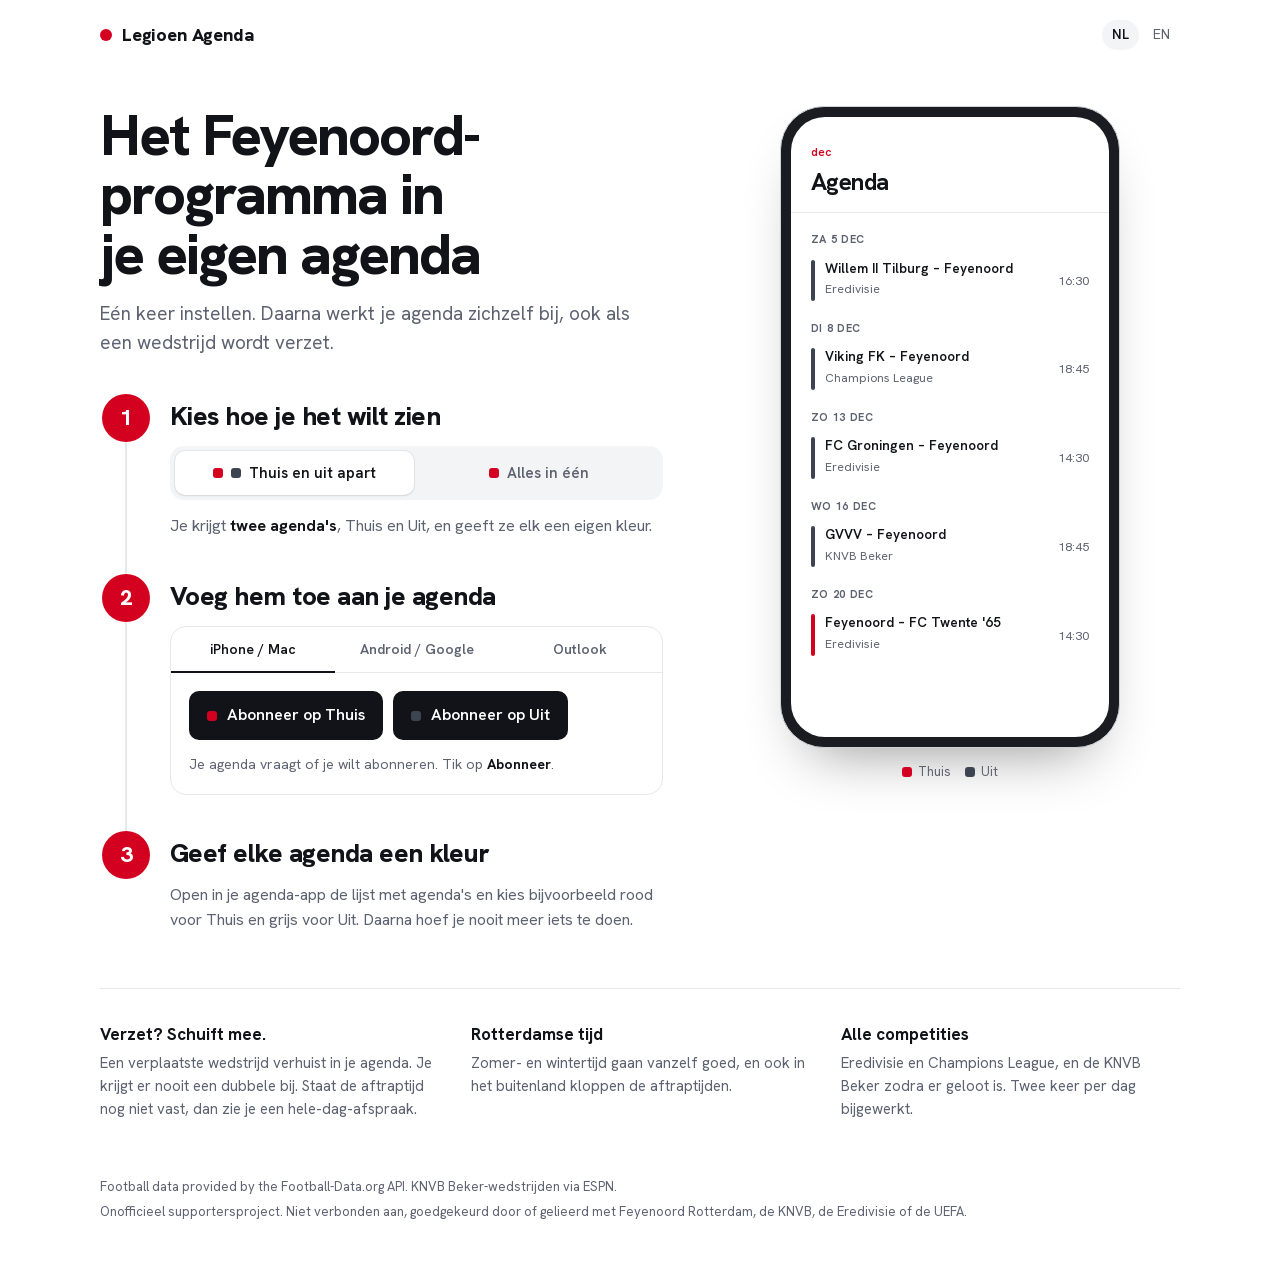
<file: index.html>
<!DOCTYPE html>
<html lang="nl">
<head>
<meta charset="utf-8">
<meta name="viewport" content="width=device-width, initial-scale=1, viewport-fit=cover">
<script>document.documentElement.classList.add('js');</script>
<title>Feyenoord programma in je agenda — gratis en altijd actueel</title>
<meta name="description" content="Zet het complete programma van Feyenoord gratis in je agenda op iPhone, Android of Outlook. Verzette wedstrijden schuiven vanzelf mee.">
<link rel="canonical" href="https://legioenagenda.nl/">
<meta name="theme-color" content="#d4001f">
<link rel="icon" href="assets/favicon.svg" type="image/svg+xml">
<link rel="apple-touch-icon" href="assets/apple-touch-icon.png">
<meta property="og:type" content="website">
<meta property="og:site_name" content="Legioen Agenda">
<meta property="og:title" content="Feyenoord programma in je agenda — gratis en altijd actueel">
<meta property="og:description" content="Zet het complete programma van Feyenoord gratis in je agenda op iPhone, Android of Outlook. Verzette wedstrijden schuiven vanzelf mee.">
<meta property="og:url" content="https://legioenagenda.nl/">
<meta property="og:locale" content="nl_NL">
<meta property="og:locale:alternate" content="en_GB">
<meta property="og:image" content="https://legioenagenda.nl/assets/og/og-nl.png">
<meta property="og:image:width" content="1200">
<meta property="og:image:height" content="630">
<meta property="og:image:alt" content="Legioen Agenda: het Feyenoord-programma in je eigen agenda">
<meta name="twitter:card" content="summary_large_image">
<script type="application/ld+json">
{
  "@context": "https://schema.org",
  "@type": "WebSite",
  "name": "Legioen Agenda",
  "url": "https://legioenagenda.nl/",
  "inLanguage": "nl",
  "description": "Zet het complete programma van Feyenoord gratis in je agenda op iPhone, Android of Outlook. Verzette wedstrijden schuiven vanzelf mee."
}
</script>
<!-- upcoming-data:start -->
<script type="application/ld+json">
{
  "@context": "https://schema.org",
  "@graph": [
    {
      "@type": "SportsEvent",
      "name": "Feyenoord Rotterdam – AFC Ajax",
      "sport": "Football",
      "startDate": "2026-11-29T14:30:00+01:00",
      "eventStatus": "https://schema.org/EventScheduled",
      "homeTeam": {
        "@type": "SportsTeam",
        "name": "Feyenoord Rotterdam"
      },
      "awayTeam": {
        "@type": "SportsTeam",
        "name": "AFC Ajax"
      },
      "description": "Eredivisie",
      "location": {
        "@type": "Place",
        "name": "Stadion Feijenoord (De Kuip)",
        "address": {
          "@type": "PostalAddress",
          "streetAddress": "Van Zandvlietplein 1",
          "postalCode": "3077 AA",
          "addressLocality": "Rotterdam",
          "addressCountry": "NL"
        }
      }
    }
  ]
}
</script>
<!-- upcoming-data:end -->
<link rel="alternate" hreflang="nl" href="https://legioenagenda.nl/">
<link rel="alternate" hreflang="en" href="https://legioenagenda.nl/en/">
<link rel="alternate" hreflang="x-default" href="https://legioenagenda.nl/">
<link rel="preload" href="assets/fonts/hanken-grotesk-latin.woff2" as="font" type="font/woff2" crossorigin>
<link rel="stylesheet" href="assets/site.css">
</head>
<body data-feed-base="./">
<div class="wrap">
  <div class="top">
    <a class="brand" href="./">Legioen Agenda</a>
    <nav class="lang" aria-label="Taal / Language">
      <span aria-current="true">NL</span>
      <a href="en/" hreflang="en" lang="en">EN</a>
    </nav>
  </div>

  <main class="hero">
    <div>
      <div class="intro">
        <h1>Het Feyenoord-programma in je eigen agenda</h1>
        <p class="lede">Eén keer instellen. Daarna werkt je agenda zichzelf bij, ook als een wedstrijd wordt verzet.</p>
      </div>

      <ol class="steps">
        <li class="step">
          <div class="step-number" aria-hidden="true"></div>
          <div class="step-body">
            <h2>Kies hoe je het wilt zien</h2>
            <div class="choice js-only" role="group" aria-label="Kleuren">
              <button type="button" data-option="two"><i class="swatch home"></i><i class="swatch away"></i>Thuis en uit apart</button>
              <button type="button" data-option="one"><i class="swatch all"></i>Alles in één</button>
            </div>
            <p data-result="two"><b class="no-js-only">Thuis en uit apart:</b> Je krijgt <strong>twee agenda's</strong>, Thuis en Uit, en geeft ze elk een eigen kleur.</p>
            <p data-result="one" data-start-hidden><b class="no-js-only">Alles in één:</b> Je krijgt <strong>één agenda</strong> met elke wedstrijd. Neem er dan niet ook Thuis of Uit bij, anders staat alles dubbel.</p>
          </div>
        </li>

        <li class="step">
          <div class="step-number" aria-hidden="true"></div>
          <div class="step-body">
            <h2>Voeg hem toe aan je agenda</h2>
            <div class="device">
              <div class="tabs js-only" role="tablist" aria-label="Agenda-app">
                <button type="button" role="tab" data-tab="apple">iPhone / Mac</button>
                <button type="button" role="tab" data-tab="google">Android / Google</button>
                <button type="button" role="tab" data-tab="outlook">Outlook</button>
              </div>

              <div class="panel" data-panel="apple">
                <h3 class="panel-title no-js-only">iPhone / Mac</h3>
                <div class="subscribe" data-result="two">
                  <a data-feed="feyenoord-home.ics" href="webcal://legioenagenda.nl/feyenoord-home.ics"><i class="swatch home"></i>Abonneer op Thuis</a>
                  <a data-feed="feyenoord-away.ics" href="webcal://legioenagenda.nl/feyenoord-away.ics"><i class="swatch away"></i>Abonneer op Uit</a>
                </div>
                <div class="subscribe" data-result="one" data-start-hidden>
                  <a data-feed="feyenoord-all.ics" href="webcal://legioenagenda.nl/feyenoord-all.ics"><i class="swatch all"></i>Abonneer op Alles</a>
                </div>
                <p class="note">Je agenda vraagt of je wilt abonneren. Tik op <strong>Abonneer</strong>.</p>
              </div>

              <div class="panel" data-panel="google" data-start-hidden>
                <h3 class="panel-title no-js-only">Android / Google</h3>
                <ol>
                  <li>Kopieer de link hieronder.</li>
                  <li>Open <strong>calendar.google.com</strong> op een computer. In de app op je telefoon kan dit niet.</li>
                  <li>Kies <strong>Andere agenda's → + → Via URL</strong> en plak de link.</li>
                </ol>
                <div class="copy" data-result="two">
                  <span class="copy-name"><i class="swatch home"></i>Thuis</span><code data-feed="feyenoord-home.ics">https://legioenagenda.nl/feyenoord-home.ics</code><button type="button" class="js-only" data-feed="feyenoord-home.ics" data-copy="https://legioenagenda.nl/feyenoord-home.ics">Kopieer</button>
                  <span class="copy-name"><i class="swatch away"></i>Uit</span><code data-feed="feyenoord-away.ics">https://legioenagenda.nl/feyenoord-away.ics</code><button type="button" class="js-only" data-feed="feyenoord-away.ics" data-copy="https://legioenagenda.nl/feyenoord-away.ics">Kopieer</button>
                </div>
                <div class="copy" data-result="one" data-start-hidden>
                  <span class="copy-name"><i class="swatch all"></i>Alles</span><code data-feed="feyenoord-all.ics">https://legioenagenda.nl/feyenoord-all.ics</code><button type="button" class="js-only" data-feed="feyenoord-all.ics" data-copy="https://legioenagenda.nl/feyenoord-all.ics">Kopieer</button>
                </div>
                <p class="note">Google ververst om de 8 tot 24 uur. Daarna staat alles ook op je Android-telefoon.</p>
              </div>

              <div class="panel" data-panel="outlook" data-start-hidden>
                <h3 class="panel-title no-js-only">Outlook</h3>
                <ol>
                  <li>Kopieer de link hieronder.</li>
                  <li>Kies <strong>Agenda toevoegen → Abonneren via internet</strong>.</li>
                  <li>Plak de link, geef hem een naam en klik op <strong>Importeren</strong>.</li>
                </ol>
                <div class="copy" data-result="two">
                  <span class="copy-name"><i class="swatch home"></i>Thuis</span><code data-feed="feyenoord-home.ics">https://legioenagenda.nl/feyenoord-home.ics</code><button type="button" class="js-only" data-feed="feyenoord-home.ics" data-copy="https://legioenagenda.nl/feyenoord-home.ics">Kopieer</button>
                  <span class="copy-name"><i class="swatch away"></i>Uit</span><code data-feed="feyenoord-away.ics">https://legioenagenda.nl/feyenoord-away.ics</code><button type="button" class="js-only" data-feed="feyenoord-away.ics" data-copy="https://legioenagenda.nl/feyenoord-away.ics">Kopieer</button>
                </div>
                <div class="copy" data-result="one" data-start-hidden>
                  <span class="copy-name"><i class="swatch all"></i>Alles</span><code data-feed="feyenoord-all.ics">https://legioenagenda.nl/feyenoord-all.ics</code><button type="button" class="js-only" data-feed="feyenoord-all.ics" data-copy="https://legioenagenda.nl/feyenoord-all.ics">Kopieer</button>
                </div>
              </div>
            </div>
          </div>
        </li>

        <li class="step">
          <div class="step-number" aria-hidden="true"></div>
          <div class="step-body">
            <h2 data-result="two">Geef elke agenda een kleur</h2>
            <p data-result="two">Open in je agenda-app de lijst met agenda's en kies bijvoorbeeld rood voor Thuis en grijs voor Uit. Daarna hoef je nooit meer iets te doen.</p>
            <h2 class="js-only" data-result="one" data-start-hidden>Klaar</h2>
            <p class="js-only" data-result="one" data-start-hidden>Je hoeft nooit meer iets te doen. Nieuwe en verzette wedstrijden komen er vanzelf in.</p>
          </div>
        </li>
      </ol>
    </div>

    <aside class="preview" aria-label="Voorbeeld van je agenda">
      <div class="phone" data-view="two">
        <div class="screen">
          <div class="screen-head"><small data-range><!-- upcoming-range:start -->nov – dec<!-- upcoming-range:end --></small><strong>Agenda</strong></div>
          <div class="events" data-events><!-- upcoming:start -->
            <div class="day">zo 29 nov</div>
            <div class="event home"><i class="bar"></i><div><b>Feyenoord – AFC Ajax</b><span>Eredivisie</span></div><time>14:30</time></div>
            <div class="day">za 5 dec</div>
            <div class="event away"><i class="bar"></i><div><b>Willem II Tilburg – Feyenoord</b><span>Eredivisie</span></div><time>16:30</time></div>
            <div class="day">di 8 dec</div>
            <div class="event away"><i class="bar"></i><div><b>Viking FK – Feyenoord</b><span>Champions League</span></div><time>18:45</time></div>
            <div class="day">zo 13 dec</div>
            <div class="event away"><i class="bar"></i><div><b>FC Groningen – Feyenoord</b><span>Eredivisie</span></div><time>14:30</time></div>
            <div class="day">wo 16 dec</div>
            <div class="event away"><i class="bar"></i><div><b>GVVV – Feyenoord</b><span>KNVB Beker</span></div><time>18:45</time></div>
          <!-- upcoming:end --></div>
        </div>
      </div>
      <div class="legend" data-result="two"><span><i class="swatch home"></i>Thuis</span><span><i class="swatch away"></i>Uit</span></div>
      <div class="legend js-only" data-result="one" data-start-hidden><span><i class="swatch all"></i>Alle wedstrijden</span></div>
    </aside>
  </main>

  <section class="facts" aria-label="Goed om te weten">
    <div><h3>Verzet? Schuift mee.</h3><p>Een verplaatste wedstrijd verhuist in je agenda. Je krijgt er nooit een dubbele bij. Staat de aftraptijd nog niet vast, dan zie je een hele-dag-afspraak.</p></div>
    <div><h3>Rotterdamse tijd</h3><p>Zomer- en wintertijd gaan vanzelf goed, en ook in het buitenland kloppen de aftraptijden.</p></div>
    <div><h3>Alle competities</h3><p>Eredivisie en Champions League, en de KNVB Beker zodra er geloot is. Twee keer per dag bijgewerkt.</p></div>
  </section>

  <footer>
    <p>Football data provided by the Football-Data.org API. KNVB Beker-wedstrijden via ESPN.</p>
    <p>Onofficieel supportersproject. Niet verbonden aan, goedgekeurd door of gelieerd met Feyenoord Rotterdam, de KNVB, de Eredivisie of de UEFA.</p>
  </footer>
</div>
<script src="assets/site.js"></script>
</body>
</html>
</file>
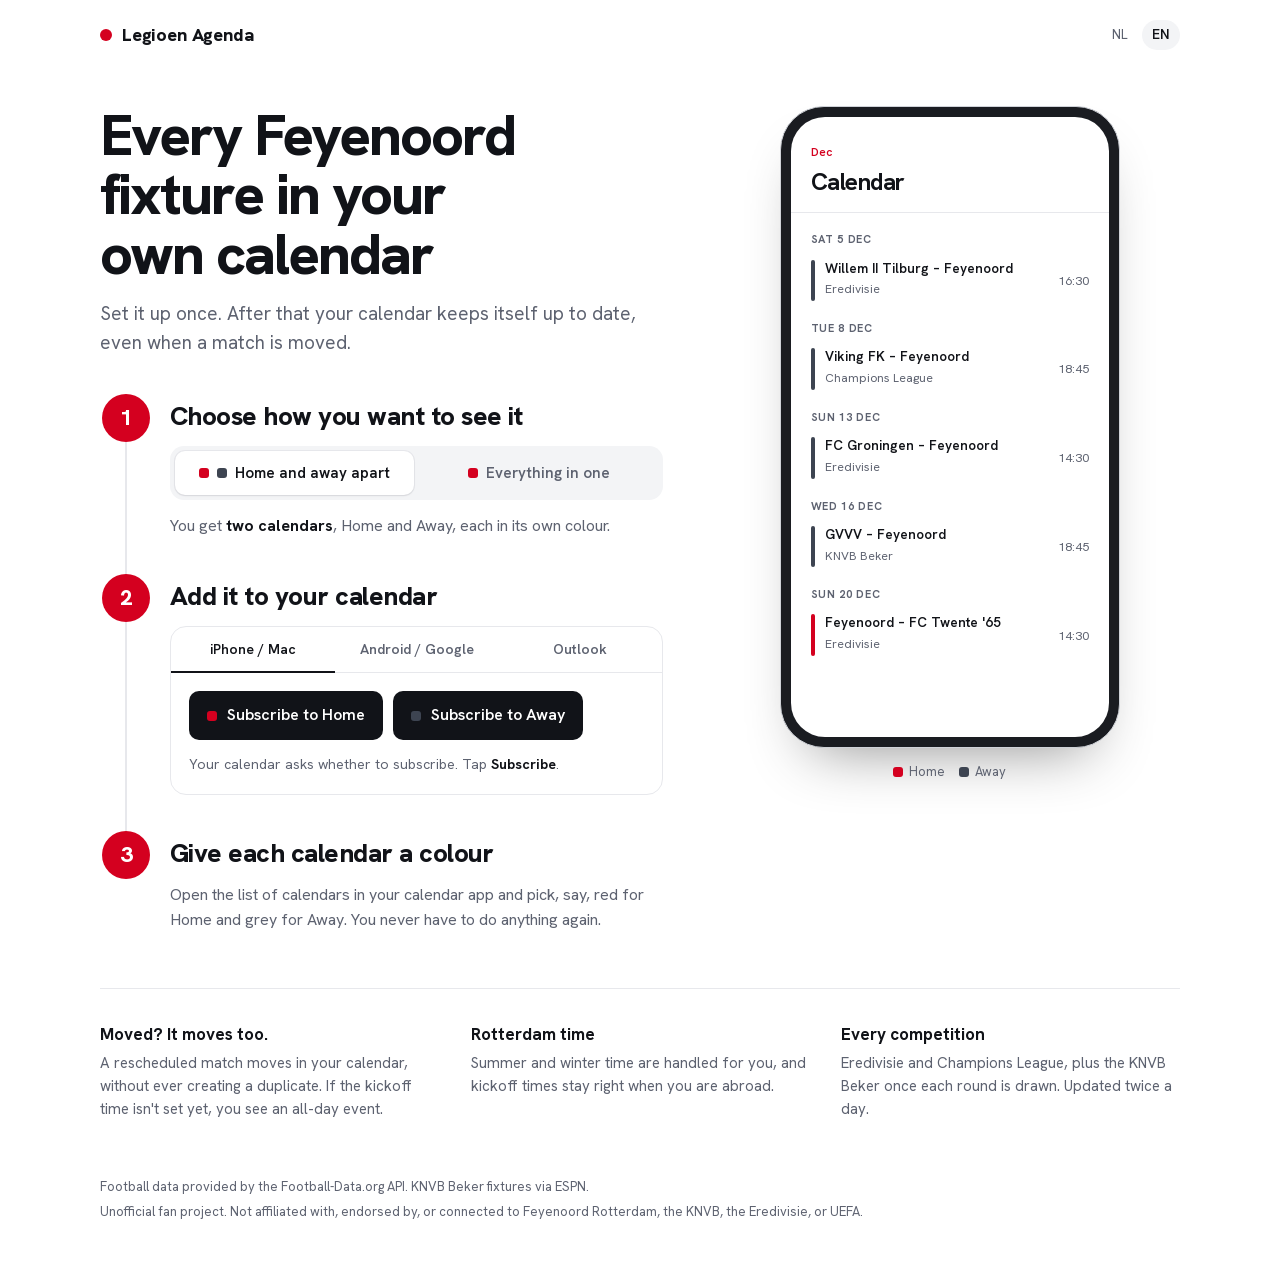
<file: en/index.html>
<!DOCTYPE html>
<html lang="en">
<head>
<meta charset="utf-8">
<meta name="viewport" content="width=device-width, initial-scale=1, viewport-fit=cover">
<script>document.documentElement.classList.add('js');</script>
<title>Feyenoord fixtures in your calendar — free and always up to date</title>
<meta name="description" content="Add every Feyenoord fixture to your calendar on iPhone, Android or Outlook, for free. Rescheduled matches move with it automatically.">
<link rel="canonical" href="https://legioenagenda.nl/en/">
<meta name="theme-color" content="#d4001f">
<link rel="icon" href="../assets/favicon.svg" type="image/svg+xml">
<link rel="apple-touch-icon" href="../assets/apple-touch-icon.png">
<meta property="og:type" content="website">
<meta property="og:site_name" content="Legioen Agenda">
<meta property="og:title" content="Feyenoord fixtures in your calendar — free and always up to date">
<meta property="og:description" content="Add every Feyenoord fixture to your calendar on iPhone, Android or Outlook, for free. Rescheduled matches move with it automatically.">
<meta property="og:url" content="https://legioenagenda.nl/en/">
<meta property="og:locale" content="en_GB">
<meta property="og:locale:alternate" content="nl_NL">
<meta property="og:image" content="https://legioenagenda.nl/assets/og/og-en.png">
<meta property="og:image:width" content="1200">
<meta property="og:image:height" content="630">
<meta property="og:image:alt" content="Legioen Agenda: every Feyenoord fixture in your own calendar">
<meta name="twitter:card" content="summary_large_image">
<script type="application/ld+json">
{
  "@context": "https://schema.org",
  "@type": "WebSite",
  "name": "Legioen Agenda",
  "url": "https://legioenagenda.nl/",
  "inLanguage": "en",
  "description": "Add every Feyenoord fixture to your calendar on iPhone, Android or Outlook, for free. Rescheduled matches move with it automatically."
}
</script>
<!-- upcoming-data:start -->
<script type="application/ld+json">
{
  "@context": "https://schema.org",
  "@graph": [
    {
      "@type": "SportsEvent",
      "name": "Feyenoord Rotterdam – AFC Ajax",
      "sport": "Football",
      "startDate": "2026-11-29T14:30:00+01:00",
      "eventStatus": "https://schema.org/EventScheduled",
      "homeTeam": {
        "@type": "SportsTeam",
        "name": "Feyenoord Rotterdam"
      },
      "awayTeam": {
        "@type": "SportsTeam",
        "name": "AFC Ajax"
      },
      "description": "Eredivisie",
      "location": {
        "@type": "Place",
        "name": "Stadion Feijenoord (De Kuip)",
        "address": {
          "@type": "PostalAddress",
          "streetAddress": "Van Zandvlietplein 1",
          "postalCode": "3077 AA",
          "addressLocality": "Rotterdam",
          "addressCountry": "NL"
        }
      }
    }
  ]
}
</script>
<!-- upcoming-data:end -->
<link rel="alternate" hreflang="nl" href="https://legioenagenda.nl/">
<link rel="alternate" hreflang="en" href="https://legioenagenda.nl/en/">
<link rel="alternate" hreflang="x-default" href="https://legioenagenda.nl/">
<link rel="preload" href="../assets/fonts/hanken-grotesk-latin.woff2" as="font" type="font/woff2" crossorigin>
<link rel="stylesheet" href="../assets/site.css">
</head>
<body data-feed-base="../">
<div class="wrap">
  <div class="top">
    <a class="brand" href="../">Legioen Agenda</a>
    <nav class="lang" aria-label="Taal / Language">
      <a href="../" hreflang="nl" lang="nl">NL</a>
      <span aria-current="true">EN</span>
    </nav>
  </div>

  <main class="hero">
    <div>
      <div class="intro">
        <h1>Every Feyenoord fixture in your own calendar</h1>
        <p class="lede">Set it up once. After that your calendar keeps itself up to date, even when a match is moved.</p>
      </div>

      <ol class="steps">
        <li class="step">
          <div class="step-number" aria-hidden="true"></div>
          <div class="step-body">
            <h2>Choose how you want to see it</h2>
            <div class="choice js-only" role="group" aria-label="Colours">
              <button type="button" data-option="two"><i class="swatch home"></i><i class="swatch away"></i>Home and away apart</button>
              <button type="button" data-option="one"><i class="swatch all"></i>Everything in one</button>
            </div>
            <p data-result="two"><b class="no-js-only">Home and away apart:</b> You get <strong>two calendars</strong>, Home and Away, each in its own colour.</p>
            <p data-result="one" data-start-hidden><b class="no-js-only">Everything in one:</b> You get <strong>one calendar</strong> with every match. Don't add Home or Away as well, or every match shows up twice.</p>
          </div>
        </li>

        <li class="step">
          <div class="step-number" aria-hidden="true"></div>
          <div class="step-body">
            <h2>Add it to your calendar</h2>
            <div class="device">
              <div class="tabs js-only" role="tablist" aria-label="Calendar app">
                <button type="button" role="tab" data-tab="apple">iPhone / Mac</button>
                <button type="button" role="tab" data-tab="google">Android / Google</button>
                <button type="button" role="tab" data-tab="outlook">Outlook</button>
              </div>

              <div class="panel" data-panel="apple">
                <h3 class="panel-title no-js-only">iPhone / Mac</h3>
                <div class="subscribe" data-result="two">
                  <a data-feed="feyenoord-home.ics" href="webcal://legioenagenda.nl/feyenoord-home.ics"><i class="swatch home"></i>Subscribe to Home</a>
                  <a data-feed="feyenoord-away.ics" href="webcal://legioenagenda.nl/feyenoord-away.ics"><i class="swatch away"></i>Subscribe to Away</a>
                </div>
                <div class="subscribe" data-result="one" data-start-hidden>
                  <a data-feed="feyenoord-all.ics" href="webcal://legioenagenda.nl/feyenoord-all.ics"><i class="swatch all"></i>Subscribe to All</a>
                </div>
                <p class="note">Your calendar asks whether to subscribe. Tap <strong>Subscribe</strong>.</p>
              </div>

              <div class="panel" data-panel="google" data-start-hidden>
                <h3 class="panel-title no-js-only">Android / Google</h3>
                <ol>
                  <li>Copy the link below.</li>
                  <li>Open <strong>calendar.google.com</strong> on a computer. The phone app can't do this.</li>
                  <li>Choose <strong>Other calendars → + → From URL</strong> and paste the link.</li>
                </ol>
                <div class="copy" data-result="two">
                  <span class="copy-name"><i class="swatch home"></i>Home</span><code data-feed="feyenoord-home.ics">https://legioenagenda.nl/feyenoord-home.ics</code><button type="button" class="js-only" data-feed="feyenoord-home.ics" data-copy="https://legioenagenda.nl/feyenoord-home.ics">Copy</button>
                  <span class="copy-name"><i class="swatch away"></i>Away</span><code data-feed="feyenoord-away.ics">https://legioenagenda.nl/feyenoord-away.ics</code><button type="button" class="js-only" data-feed="feyenoord-away.ics" data-copy="https://legioenagenda.nl/feyenoord-away.ics">Copy</button>
                </div>
                <div class="copy" data-result="one" data-start-hidden>
                  <span class="copy-name"><i class="swatch all"></i>All</span><code data-feed="feyenoord-all.ics">https://legioenagenda.nl/feyenoord-all.ics</code><button type="button" class="js-only" data-feed="feyenoord-all.ics" data-copy="https://legioenagenda.nl/feyenoord-all.ics">Copy</button>
                </div>
                <p class="note">Google refreshes every 8 to 24 hours. After that it shows up on your Android phone too.</p>
              </div>

              <div class="panel" data-panel="outlook" data-start-hidden>
                <h3 class="panel-title no-js-only">Outlook</h3>
                <ol>
                  <li>Copy the link below.</li>
                  <li>Choose <strong>Add calendar → Subscribe from web</strong>.</li>
                  <li>Paste the link, give it a name and click <strong>Import</strong>.</li>
                </ol>
                <div class="copy" data-result="two">
                  <span class="copy-name"><i class="swatch home"></i>Home</span><code data-feed="feyenoord-home.ics">https://legioenagenda.nl/feyenoord-home.ics</code><button type="button" class="js-only" data-feed="feyenoord-home.ics" data-copy="https://legioenagenda.nl/feyenoord-home.ics">Copy</button>
                  <span class="copy-name"><i class="swatch away"></i>Away</span><code data-feed="feyenoord-away.ics">https://legioenagenda.nl/feyenoord-away.ics</code><button type="button" class="js-only" data-feed="feyenoord-away.ics" data-copy="https://legioenagenda.nl/feyenoord-away.ics">Copy</button>
                </div>
                <div class="copy" data-result="one" data-start-hidden>
                  <span class="copy-name"><i class="swatch all"></i>All</span><code data-feed="feyenoord-all.ics">https://legioenagenda.nl/feyenoord-all.ics</code><button type="button" class="js-only" data-feed="feyenoord-all.ics" data-copy="https://legioenagenda.nl/feyenoord-all.ics">Copy</button>
                </div>
              </div>
            </div>
          </div>
        </li>

        <li class="step">
          <div class="step-number" aria-hidden="true"></div>
          <div class="step-body">
            <h2 data-result="two">Give each calendar a colour</h2>
            <p data-result="two">Open the list of calendars in your calendar app and pick, say, red for Home and grey for Away. You never have to do anything again.</p>
            <h2 class="js-only" data-result="one" data-start-hidden>Done</h2>
            <p class="js-only" data-result="one" data-start-hidden>You never have to do anything again. New and rescheduled matches appear by themselves.</p>
          </div>
        </li>
      </ol>
    </div>

    <aside class="preview" aria-label="Preview of your calendar">
      <div class="phone" data-view="two">
        <div class="screen">
          <div class="screen-head"><small data-range><!-- upcoming-range:start -->Nov – Dec<!-- upcoming-range:end --></small><strong>Calendar</strong></div>
          <div class="events" data-events><!-- upcoming:start -->
            <div class="day">Sun 29 Nov</div>
            <div class="event home"><i class="bar"></i><div><b>Feyenoord – AFC Ajax</b><span>Eredivisie</span></div><time>14:30</time></div>
            <div class="day">Sat 5 Dec</div>
            <div class="event away"><i class="bar"></i><div><b>Willem II Tilburg – Feyenoord</b><span>Eredivisie</span></div><time>16:30</time></div>
            <div class="day">Tue 8 Dec</div>
            <div class="event away"><i class="bar"></i><div><b>Viking FK – Feyenoord</b><span>Champions League</span></div><time>18:45</time></div>
            <div class="day">Sun 13 Dec</div>
            <div class="event away"><i class="bar"></i><div><b>FC Groningen – Feyenoord</b><span>Eredivisie</span></div><time>14:30</time></div>
            <div class="day">Wed 16 Dec</div>
            <div class="event away"><i class="bar"></i><div><b>GVVV – Feyenoord</b><span>KNVB Beker</span></div><time>18:45</time></div>
          <!-- upcoming:end --></div>
        </div>
      </div>
      <div class="legend" data-result="two"><span><i class="swatch home"></i>Home</span><span><i class="swatch away"></i>Away</span></div>
      <div class="legend js-only" data-result="one" data-start-hidden><span><i class="swatch all"></i>All matches</span></div>
    </aside>
  </main>

  <section class="facts" aria-label="Good to know">
    <div><h3>Moved? It moves too.</h3><p>A rescheduled match moves in your calendar, without ever creating a duplicate. If the kickoff time isn't set yet, you see an all-day event.</p></div>
    <div><h3>Rotterdam time</h3><p>Summer and winter time are handled for you, and kickoff times stay right when you are abroad.</p></div>
    <div><h3>Every competition</h3><p>Eredivisie and Champions League, plus the KNVB Beker once each round is drawn. Updated twice a day.</p></div>
  </section>

  <footer>
    <p>Football data provided by the Football-Data.org API. KNVB Beker fixtures via ESPN.</p>
    <p>Unofficial fan project. Not affiliated with, endorsed by, or connected to Feyenoord Rotterdam, the KNVB, the Eredivisie, or UEFA.</p>
  </footer>
</div>
<script src="../assets/site.js"></script>
</body>
</html>
</file>
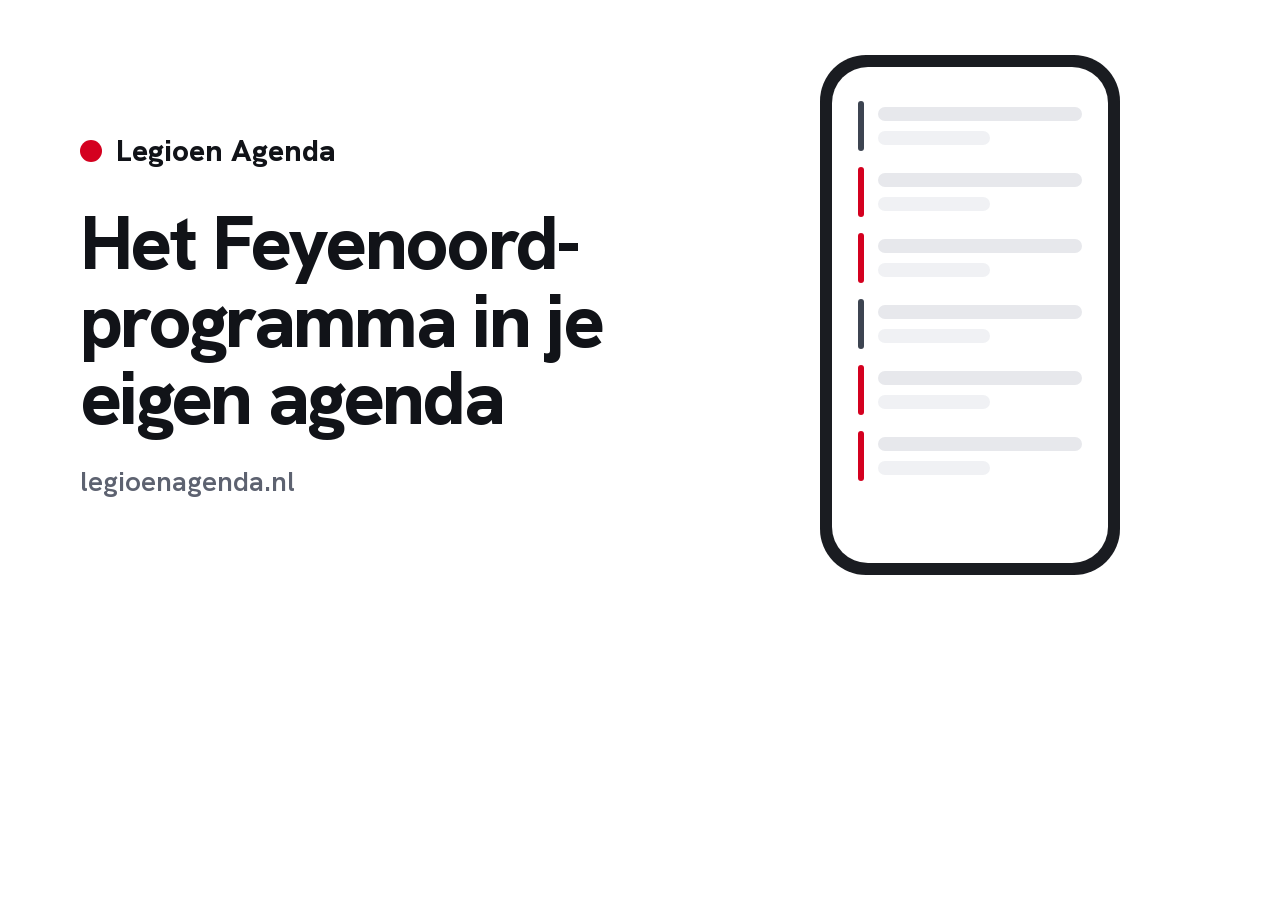
<file: assets/og/og-image.html>
<!DOCTYPE html>
<!--
  Source of the share images (og-nl.png, og-en.png) and the Apple touch icon.
  Rendered at 1200x630 with headless Chrome; see "The landing page" in CLAUDE.md.
  Add ?en for the English text, or ?icon for the Apple touch icon (centre-crop to
  630x630, then scale to 180x180).
-->
<html>
<head>
<meta charset="utf-8">
<style>
  @font-face { font-family: "Hanken Grotesk"; font-weight: 400 800; src: url("../fonts/hanken-grotesk-latin.woff2") format("woff2"); }
  * { box-sizing: border-box; }
  html, body { margin: 0; width: 1200px; height: 630px; background: #ffffff; color: #111318; font-family: "Hanken Grotesk", Arial, sans-serif; overflow: hidden; }
  .card { width: 1200px; height: 630px; display: grid; grid-template-columns: 1fr 300px; gap: 96px; align-items: center; padding: 0 80px; }
  .brand { display: flex; align-items: center; gap: 14px; font-size: 30px; font-weight: 800; }
  .brand::before { content: ""; width: 22px; height: 22px; border-radius: 50%; background: #d4001f; }
  h1 { margin: 34px 0 26px; font-size: 76px; line-height: 1.02; letter-spacing: -.035em; font-weight: 800; }
  .domain { font-size: 28px; color: #5d6270; font-weight: 600; }
  .phone { height: 520px; border-radius: 46px; padding: 12px; background: #1a1c21; }
  .screen { height: 100%; border-radius: 36px; background: #fff; padding: 34px 26px; display: grid; gap: 16px; align-content: start; }
  .row { display: grid; grid-template-columns: 6px 1fr; gap: 14px; align-items: center; }
  .row i { height: 50px; border-radius: 3px; background: #d4001f; }
  .row.away i { background: #3d4451; }
  .row b { display: block; height: 14px; border-radius: 7px; background: #e7e8ec; }
  .row b + b { width: 55%; margin-top: 10px; background: #f0f1f4; }
  /* Icon mode draws a 630px square in the middle; it is centre-cropped and scaled to 180px. */
  .icon { width: 630px; height: 630px; margin: 0 auto; display: grid; place-items: center; background: #d4001f; }
  .icon svg { width: 420px; height: 420px; }
</style>
</head>
<body>
<div class="card" id="card">
  <div>
    <div class="brand">Legioen Agenda</div>
    <h1 id="title">Het Feyenoord-programma in je eigen agenda</h1>
    <div class="domain">legioenagenda.nl</div>
  </div>
  <div class="phone"><div class="screen">
    <div class="row away"><i></i><div><b></b><b></b></div></div>
    <div class="row"><i></i><div><b></b><b></b></div></div>
    <div class="row"><i></i><div><b></b><b></b></div></div>
    <div class="row away"><i></i><div><b></b><b></b></div></div>
    <div class="row"><i></i><div><b></b><b></b></div></div>
    <div class="row"><i></i><div><b></b><b></b></div></div>
  </div></div>
</div>
<script>
  if (location.search.indexOf('en') !== -1) {
    document.documentElement.lang = 'en';
    document.getElementById('title').textContent = 'Every Feyenoord fixture in your own calendar';
  }
  if (location.search.indexOf('icon') !== -1) {
    document.body.innerHTML = '<div class="icon"><svg viewBox="10 8 44 45"><rect x="14" y="17" width="36" height="33" rx="5" fill="none" stroke="#fff" stroke-width="5"/><path d="M14 28h36M24 11v10M40 11v10" stroke="#fff" stroke-width="5" stroke-linecap="round"/></svg></div>';
  }
</script>
</body>
</html>
</file>
<file: assets/site.css>
/* Landing page. Split layout: numbered steps on the left, a phone on the right
   that previews the calendar in whichever colour scheme the visitor picks. */

@font-face {
  font-family: "Hanken Grotesk";
  font-style: normal;
  font-weight: 400 800;
  font-display: swap;
  src: url("fonts/hanken-grotesk-latin.woff2") format("woff2");
}

:root {
  --bg: #ffffff;
  --surface: #ffffff;
  --sunk: #f3f4f6;
  --fg: #111318;
  --muted: #5d6270;
  --line: #e7e8ec;
  --line-strong: #cfd2d8;
  --home: #d4001f;
  --away: #3d4451;
  --action: #111318;
  --on-action: #ffffff;
  --step: #d4001f;
  --on-step: #ffffff;
  --body: "Hanken Grotesk", "Helvetica Neue", Arial, sans-serif;
  color-scheme: light;
}

@media (prefers-color-scheme: dark) {
  :root {
    --bg: #0f1013;
    --surface: #16181d;
    --sunk: #1d2026;
    --fg: #f1f2f4;
    --muted: #9a9fab;
    --line: #262931;
    --line-strong: #3a3e48;
    --home: #ff3b52;
    --away: #8f97a6;
    --action: #f1f2f4;
    --on-action: #0f1013;
    --step: #e8112f;
    color-scheme: dark;
  }
}

* { box-sizing: border-box; }
html, body { background: var(--bg); }
body { margin: 0; color: var(--fg); font: 16px/1.55 var(--body); -webkit-font-smoothing: antialiased; }
a { color: inherit; }
:focus-visible { outline: 2px solid var(--home); outline-offset: 3px; border-radius: 4px; }
h1, h2, h3 { text-wrap: balance; overflow-wrap: break-word; hyphens: auto; }
[hidden] { display: none !important; }

/* Without JavaScript every option shows at once and the controls that need a
   script are left out. The inline script in <head> sets .js before first paint. */
.js .no-js-only, .js [data-start-hidden] { display: none; }
html:not(.js) .js-only { display: none !important; }

.wrap {
  max-width: 1120px;
  margin: 0 auto;
  padding: 20px max(20px, env(safe-area-inset-right)) 48px max(20px, env(safe-area-inset-left));
  display: grid;
  gap: 56px;
}

/* Top bar */
.top { display: flex; justify-content: space-between; align-items: center; gap: 12px; }
.brand { font-weight: 800; font-size: 18px; letter-spacing: -.01em; display: flex; align-items: center; gap: 10px; text-decoration: none; }
.brand::before { content: ""; width: 12px; height: 12px; border-radius: 50%; background: var(--home); }
.lang { display: flex; gap: 4px; font-size: 14px; }
.lang a, .lang span { padding: 4px 10px; border-radius: 999px; text-decoration: none; color: var(--muted); }
.lang [aria-current] { background: var(--sunk); color: var(--fg); font-weight: 600; }

/* Hero: steps left, phone right */
.hero { display: grid; grid-template-columns: minmax(0, 1.1fr) minmax(0, .9fr); gap: 56px; align-items: start; }
.intro { display: grid; gap: 14px; margin-bottom: 36px; }
h1 { font-size: clamp(36px, 5.4vw, 58px); line-height: 1.03; letter-spacing: -.035em; font-weight: 800; margin: 0; }
.lede { margin: 0; font-size: 19px; color: var(--muted); max-width: 30em; }

/* Numbered steps */
.steps { list-style: none; margin: 0; padding: 0; display: grid; gap: 0; counter-reset: step; }
.step { display: grid; grid-template-columns: 52px minmax(0, 1fr); column-gap: 18px; counter-increment: step; }
.step-number { position: relative; display: flex; justify-content: center; }
.step-number::before {
  content: counter(step);
  width: 48px; height: 48px; border-radius: 50%;
  display: grid; place-items: center;
  background: var(--step); color: var(--on-step);
  font-size: 22px; font-weight: 800;
  position: relative; z-index: 1;
}
.step-number::after { content: ""; position: absolute; top: 48px; bottom: 0; width: 2px; background: var(--line); }
.step:last-child .step-number::after { display: none; }
.step-body { padding: 8px 0 36px; display: grid; gap: 14px; min-width: 0; }
.step:last-child .step-body { padding-bottom: 0; }
.step h2 { margin: 0; font-size: 26px; line-height: 1.15; letter-spacing: -.02em; font-weight: 800; }
.step p { margin: 0; color: var(--muted); }
.step p strong { color: var(--fg); }

/* Step 1: segmented choice */
.choice { display: grid; grid-template-columns: 1fr 1fr; gap: 6px; padding: 5px; background: var(--sunk); border-radius: 14px; }
.choice button {
  font: 600 15px var(--body); color: var(--muted); background: transparent; border: 0; border-radius: 10px;
  padding: 12px 10px; cursor: pointer; display: flex; justify-content: center; align-items: center; gap: 8px;
}
.choice button[aria-pressed="true"] { background: var(--surface); color: var(--fg); box-shadow: 0 1px 2px rgba(0,0,0,.08), 0 0 0 1px var(--line); }

.swatch { display: inline-block; width: 10px; height: 10px; border-radius: 3px; flex: none; }
.swatch.home, .swatch.all { background: var(--home); }
.swatch.away { background: var(--away); }

/* Step 2: device tabs */
.device { border: 1px solid var(--line); border-radius: 16px; overflow: hidden; background: var(--surface); }
.tabs { display: flex; border-bottom: 1px solid var(--line); }
.tabs button {
  flex: 1; font: 600 14px var(--body); color: var(--muted); background: transparent; border: 0;
  border-bottom: 2px solid transparent; margin-bottom: -1px; padding: 13px 8px; cursor: pointer;
}
.tabs button[aria-selected="true"] { color: var(--fg); border-bottom-color: var(--fg); }
.panel { padding: 18px; display: grid; gap: 14px; }
.panel ol { margin: 0; padding-left: 1.3em; display: grid; gap: 6px; }
.panel-title { margin: 0; font-size: 16px; }
html:not(.js) .panel + .panel { border-top: 1px solid var(--line); }
.note { margin: 0; font-size: 14px; color: var(--muted); }

.subscribe { display: flex; flex-wrap: wrap; gap: 10px; }
.subscribe a {
  display: inline-flex; align-items: center; gap: 10px; font-weight: 600; text-decoration: none;
  color: var(--on-action); background: var(--action); border-radius: 10px; padding: 12px 18px;
}
.subscribe a:hover { filter: brightness(1.12); }

.copy { display: grid; grid-template-columns: auto minmax(0, 1fr) auto; gap: 8px 12px; align-items: center; }
.copy-name { display: inline-flex; align-items: center; gap: 8px; font-weight: 600; }
.copy code {
  font: 12.5px/1.4 ui-monospace, "SF Mono", Menlo, monospace; color: var(--muted); background: var(--sunk);
  border-radius: 6px; padding: 7px 9px; overflow-x: auto; white-space: nowrap;
}
.copy button {
  font: 600 13px var(--body); color: var(--fg); background: transparent; border: 1px solid var(--line-strong);
  border-radius: 8px; padding: 6px 12px; cursor: pointer;
}
.copy button:hover { border-color: var(--fg); }
/* No copy button without JavaScript: show the whole link, selected in one tap. */
/* A fixed name column lines up the separate Thuis/Uit and Alles blocks. */
html:not(.js) .copy { grid-template-columns: 5.5em minmax(0, 1fr); }
html:not(.js) .copy code { white-space: normal; overflow-wrap: anywhere; user-select: all; -webkit-user-select: all; }

/* Phone preview */
.preview { position: sticky; top: 24px; display: grid; gap: 14px; justify-items: center; }
.phone {
  width: min(100%, 340px); aspect-ratio: 9 / 17; border-radius: 44px; padding: 10px;
  background: #1a1c21; border: 1px solid var(--line-strong); box-shadow: 0 30px 60px -30px rgba(0,0,0,.45);
}
.screen { height: 100%; border-radius: 34px; background: var(--surface); overflow: hidden; display: grid; grid-template-rows: auto 1fr; }
.screen-head { padding: 26px 20px 12px; display: grid; gap: 2px; border-bottom: 1px solid var(--line); }
.screen-head small { font-size: 12px; color: var(--home); font-weight: 600; }
.screen-head strong { font-size: 24px; letter-spacing: -.02em; }
.events { padding: 8px 14px; display: grid; gap: 2px; align-content: start; overflow: hidden; }
.day { font-size: 11px; font-weight: 700; letter-spacing: .06em; text-transform: uppercase; color: var(--muted); padding: 10px 6px 2px; }
.event { display: grid; grid-template-columns: 4px minmax(0, 1fr) auto; gap: 10px; align-items: center; padding: 7px 6px; }
.event .bar { align-self: stretch; border-radius: 2px; background: var(--home); }
.event.away .bar { background: var(--away); }
[data-view="one"] .event .bar { background: var(--home); }
.event b { font-size: 13.5px; font-weight: 600; display: block; line-height: 1.25; overflow: hidden; text-overflow: ellipsis; white-space: nowrap; }
.event span { font-size: 12px; color: var(--muted); }
.event time { font-size: 12.5px; color: var(--muted); font-variant-numeric: tabular-nums; }
.event.cancelled b { text-decoration: line-through; color: var(--muted); }
.events .note { padding: 12px 6px; }
.placeholder { height: 40px; margin: 6px; border-radius: 8px; background: var(--sunk); }
.legend { display: flex; gap: 14px; font-size: 13px; color: var(--muted); }
.legend span { display: inline-flex; gap: 6px; align-items: center; }

/* Facts */
.facts { display: grid; grid-template-columns: repeat(3, minmax(0, 1fr)); gap: 32px; padding-top: 32px; border-top: 1px solid var(--line); }
.facts h3 { margin: 0 0 4px; font-size: 17px; }
.facts p { margin: 0; color: var(--muted); font-size: 15px; }

footer { display: grid; gap: 4px; font-size: 13px; color: var(--muted); }
footer p { margin: 0; max-width: 70em; }

@media (max-width: 860px) {
  .hero { grid-template-columns: 1fr; gap: 40px; }
  .preview { position: static; }
  .phone { width: min(100%, 300px); }
  .facts { grid-template-columns: 1fr; gap: 18px; }
}

@media (max-width: 480px) {
  .step { grid-template-columns: 40px minmax(0, 1fr); column-gap: 14px; }
  .step-number::before { width: 40px; height: 40px; font-size: 19px; }
  .step-number::after { top: 40px; }
  .step h2 { font-size: 22px; }
  .choice { grid-template-columns: 1fr; }
}

@media (prefers-reduced-motion: reduce) { * { transition: none !important; } }
</file>
